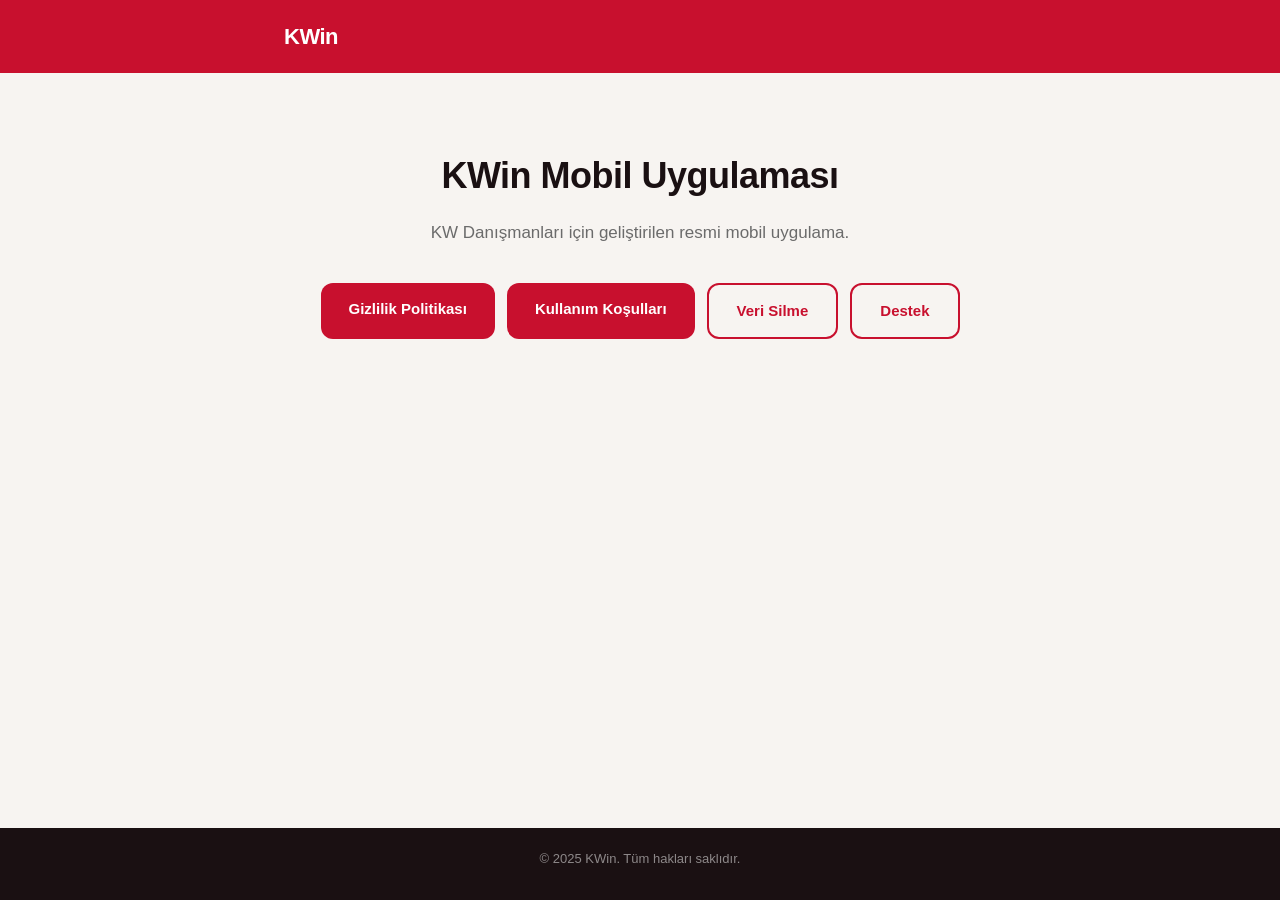
<file: index.html>
<!DOCTYPE html>
<html lang="tr">
<head>
  <meta charset="UTF-8" />
  <meta name="viewport" content="width=device-width, initial-scale=1.0" />
  <title>KWin — Yasal</title>
  <link rel="stylesheet" href="style.css" />
</head>
<body>
  <header>
    <div class="container">
      <div class="logo">KWin</div>
    </div>
  </header>

  <main class="container hero">
    <h1>KWin Mobil Uygulaması</h1>
    <p>KW Danışmanları için geliştirilen resmi mobil uygulama.</p>
    <div class="links">
      <a href="privacy-policy.html" class="btn">Gizlilik Politikası</a>
      <a href="terms.html" class="btn">Kullanım Koşulları</a>
      <a href="data-deletion.html" class="btn btn-outline">Veri Silme</a>
      <a href="support.html" class="btn btn-outline">Destek</a>
    </div>
  </main>

  <footer>
    <div class="container">
      <p>© 2025 KWin. Tüm hakları saklıdır.</p>
    </div>
  </footer>
</body>
</html>
</file>
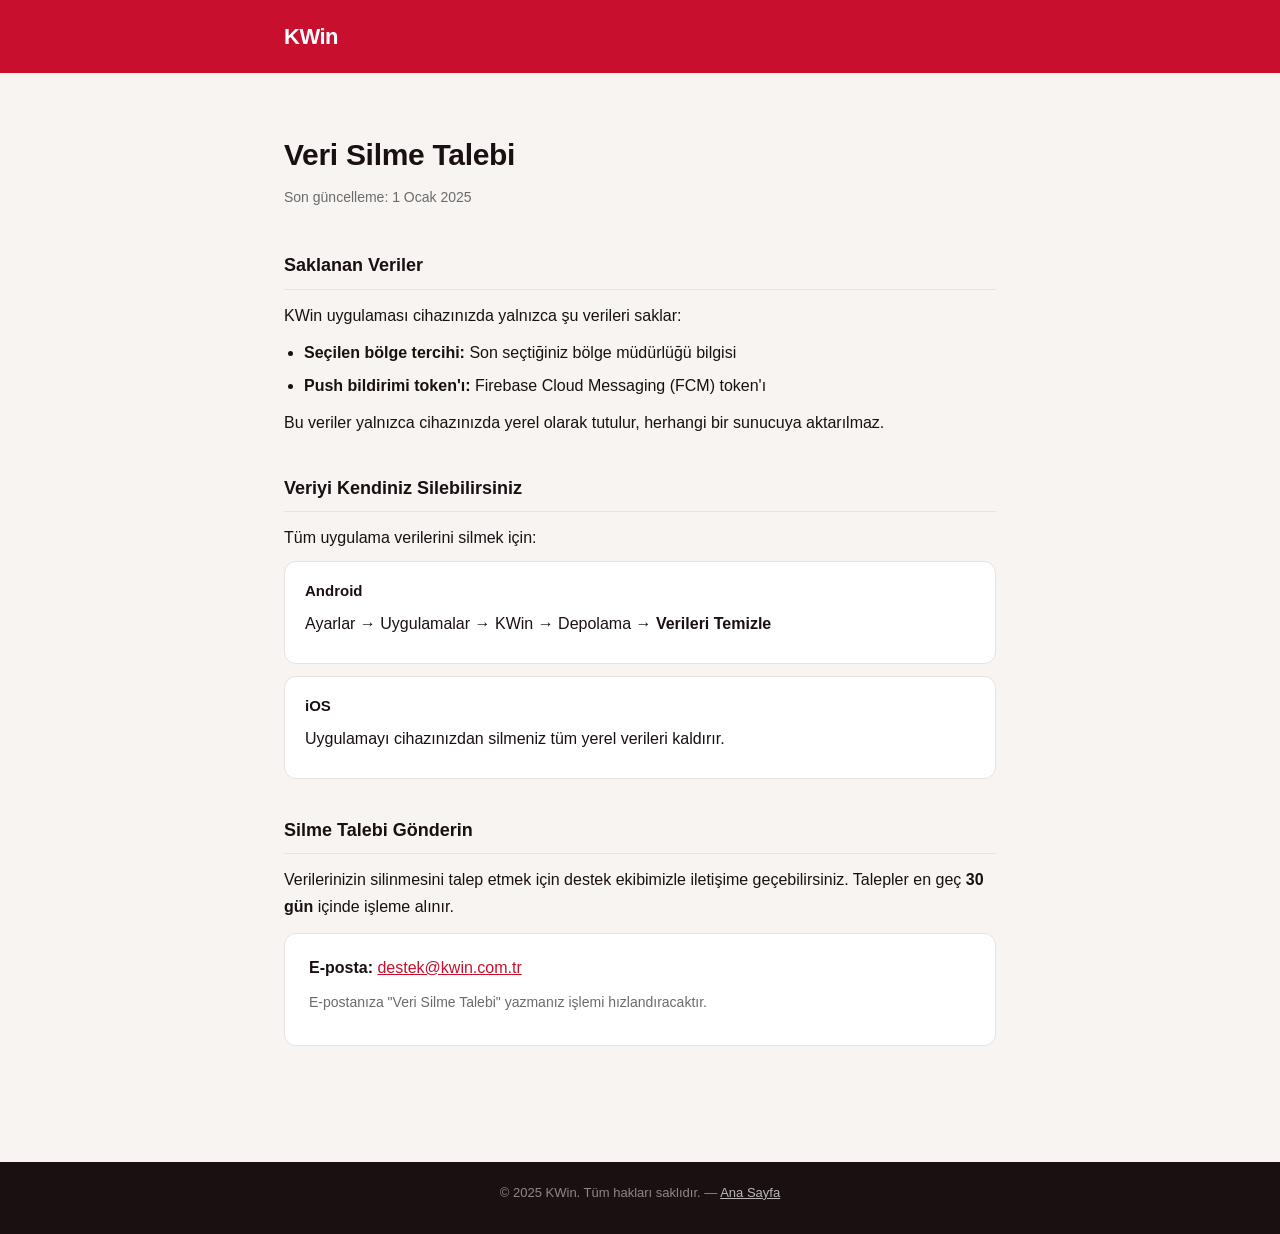
<file: data-deletion.html>
<!DOCTYPE html>
<html lang="tr">
<head>
  <meta charset="UTF-8" />
  <meta name="viewport" content="width=device-width, initial-scale=1.0" />
  <title>Veri Silme Talebi — KWin</title>
  <link rel="stylesheet" href="style.css" />
</head>
<body>
  <header>
    <div class="container">
      <a href="index.html" class="logo">KWin</a>
    </div>
  </header>

  <main class="container content">
    <h1>Veri Silme Talebi</h1>
    <p class="updated">Son güncelleme: 1 Ocak 2025</p>

    <section>
      <h2>Saklanan Veriler</h2>
      <p>KWin uygulaması cihazınızda yalnızca şu verileri saklar:</p>
      <ul>
        <li><strong>Seçilen bölge tercihi:</strong> Son seçtiğiniz bölge müdürlüğü bilgisi</li>
        <li><strong>Push bildirimi token'ı:</strong> Firebase Cloud Messaging (FCM) token'ı</li>
      </ul>
      <p>Bu veriler yalnızca cihazınızda yerel olarak tutulur, herhangi bir sunucuya aktarılmaz.</p>
    </section>

    <section>
      <h2>Veriyi Kendiniz Silebilirsiniz</h2>
      <p>Tüm uygulama verilerini silmek için:</p>
      <div class="faq">
        <h3>Android</h3>
        <p>Ayarlar → Uygulamalar → KWin → Depolama → <strong>Verileri Temizle</strong></p>
      </div>
      <div class="faq">
        <h3>iOS</h3>
        <p>Uygulamayı cihazınızdan silmeniz tüm yerel verileri kaldırır.</p>
      </div>
    </section>

    <section>
      <h2>Silme Talebi Gönderin</h2>
      <p>Verilerinizin silinmesini talep etmek için destek ekibimizle iletişime geçebilirsiniz. Talepler en geç <strong>30 gün</strong> içinde işleme alınır.</p>
      <div class="contact-box">
        <p><strong>E-posta:</strong> <a href="mailto:destek@kwin.com.tr">destek@kwin.com.tr</a></p>
        <p style="margin-top:8px; color:#6b6b6b; font-size:14px;">E-postanıza "Veri Silme Talebi" yazmanız işlemi hızlandıracaktır.</p>
      </div>
    </section>
  </main>

  <footer>
    <div class="container">
      <p>© 2025 KWin. Tüm hakları saklıdır. — <a href="index.html">Ana Sayfa</a></p>
    </div>
  </footer>
</body>
</html>
</file>
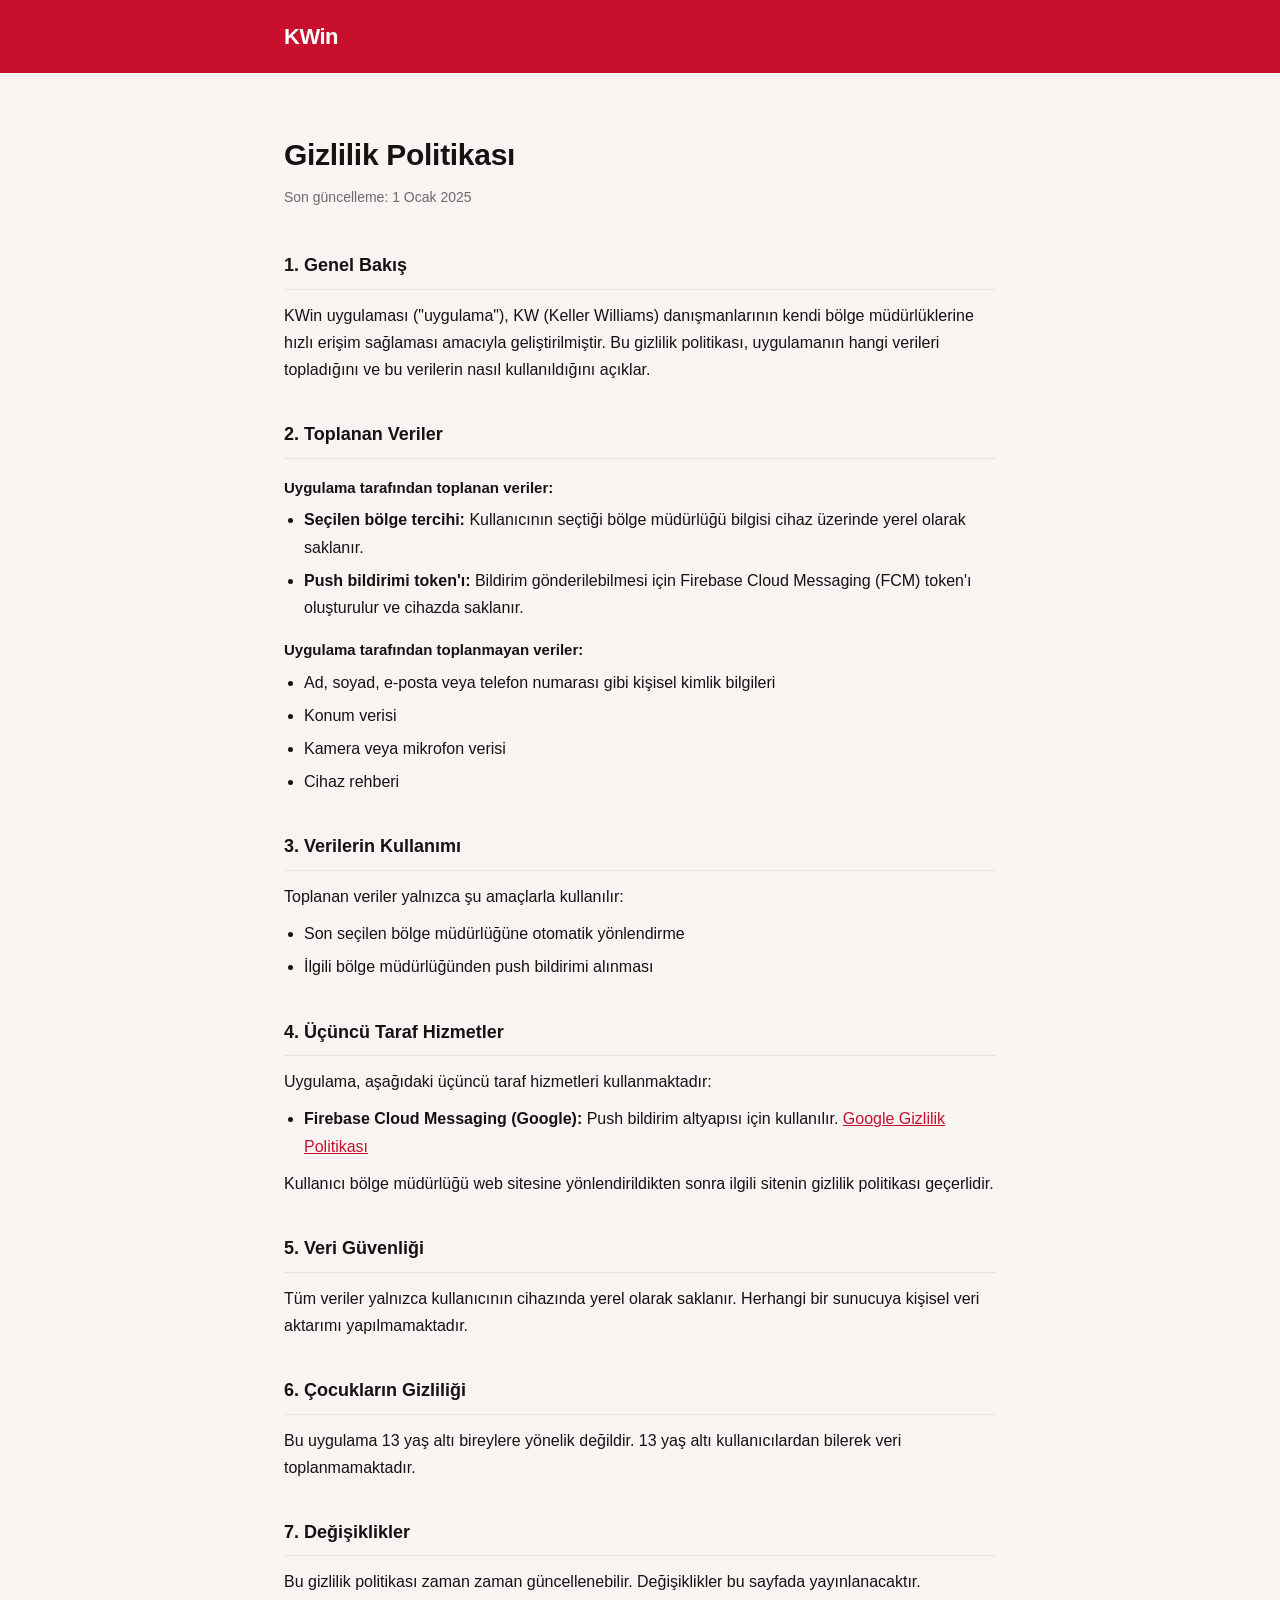
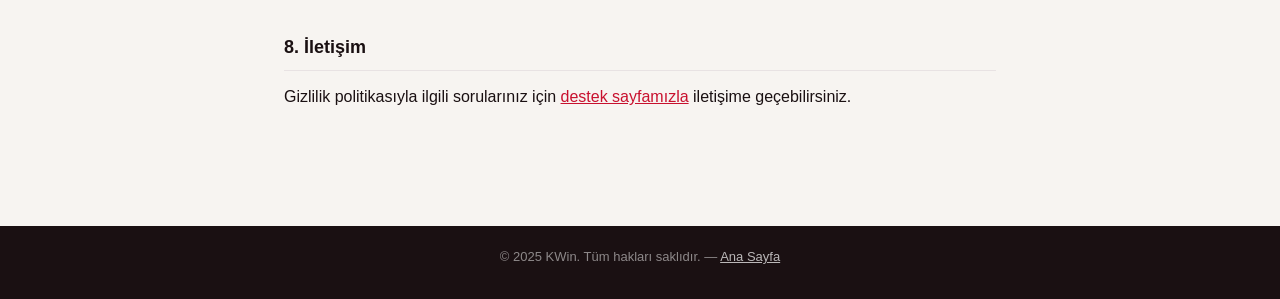
<file: privacy-policy.html>
<!DOCTYPE html>
<html lang="tr">
<head>
  <meta charset="UTF-8" />
  <meta name="viewport" content="width=device-width, initial-scale=1.0" />
  <title>Gizlilik Politikası — KWin</title>
  <link rel="stylesheet" href="style.css" />
</head>
<body>
  <header>
    <div class="container">
      <a href="index.html" class="logo">KWin</a>
    </div>
  </header>

  <main class="container content">
    <h1>Gizlilik Politikası</h1>
    <p class="updated">Son güncelleme: 1 Ocak 2025</p>

    <section>
      <h2>1. Genel Bakış</h2>
      <p>KWin uygulaması ("uygulama"), KW (Keller Williams) danışmanlarının kendi bölge müdürlüklerine hızlı erişim sağlaması amacıyla geliştirilmiştir. Bu gizlilik politikası, uygulamanın hangi verileri topladığını ve bu verilerin nasıl kullanıldığını açıklar.</p>
    </section>

    <section>
      <h2>2. Toplanan Veriler</h2>
      <h3>Uygulama tarafından toplanan veriler:</h3>
      <ul>
        <li><strong>Seçilen bölge tercihi:</strong> Kullanıcının seçtiği bölge müdürlüğü bilgisi cihaz üzerinde yerel olarak saklanır.</li>
        <li><strong>Push bildirimi token'ı:</strong> Bildirim gönderilebilmesi için Firebase Cloud Messaging (FCM) token'ı oluşturulur ve cihazda saklanır.</li>
      </ul>
      <h3>Uygulama tarafından toplanmayan veriler:</h3>
      <ul>
        <li>Ad, soyad, e-posta veya telefon numarası gibi kişisel kimlik bilgileri</li>
        <li>Konum verisi</li>
        <li>Kamera veya mikrofon verisi</li>
        <li>Cihaz rehberi</li>
      </ul>
    </section>

    <section>
      <h2>3. Verilerin Kullanımı</h2>
      <p>Toplanan veriler yalnızca şu amaçlarla kullanılır:</p>
      <ul>
        <li>Son seçilen bölge müdürlüğüne otomatik yönlendirme</li>
        <li>İlgili bölge müdürlüğünden push bildirimi alınması</li>
      </ul>
    </section>

    <section>
      <h2>4. Üçüncü Taraf Hizmetler</h2>
      <p>Uygulama, aşağıdaki üçüncü taraf hizmetleri kullanmaktadır:</p>
      <ul>
        <li><strong>Firebase Cloud Messaging (Google):</strong> Push bildirim altyapısı için kullanılır. <a href="https://policies.google.com/privacy" target="_blank">Google Gizlilik Politikası</a></li>
      </ul>
      <p>Kullanıcı bölge müdürlüğü web sitesine yönlendirildikten sonra ilgili sitenin gizlilik politikası geçerlidir.</p>
    </section>

    <section>
      <h2>5. Veri Güvenliği</h2>
      <p>Tüm veriler yalnızca kullanıcının cihazında yerel olarak saklanır. Herhangi bir sunucuya kişisel veri aktarımı yapılmamaktadır.</p>
    </section>

    <section>
      <h2>6. Çocukların Gizliliği</h2>
      <p>Bu uygulama 13 yaş altı bireylere yönelik değildir. 13 yaş altı kullanıcılardan bilerek veri toplanmamaktadır.</p>
    </section>

    <section>
      <h2>7. Değişiklikler</h2>
      <p>Bu gizlilik politikası zaman zaman güncellenebilir. Değişiklikler bu sayfada yayınlanacaktır.</p>
    </section>

    <section>
      <h2>8. İletişim</h2>
      <p>Gizlilik politikasıyla ilgili sorularınız için <a href="support.html">destek sayfamızla</a> iletişime geçebilirsiniz.</p>
    </section>
  </main>

  <footer>
    <div class="container">
      <p>© 2025 KWin. Tüm hakları saklıdır. — <a href="index.html">Ana Sayfa</a></p>
    </div>
  </footer>
</body>
</html>
</file>
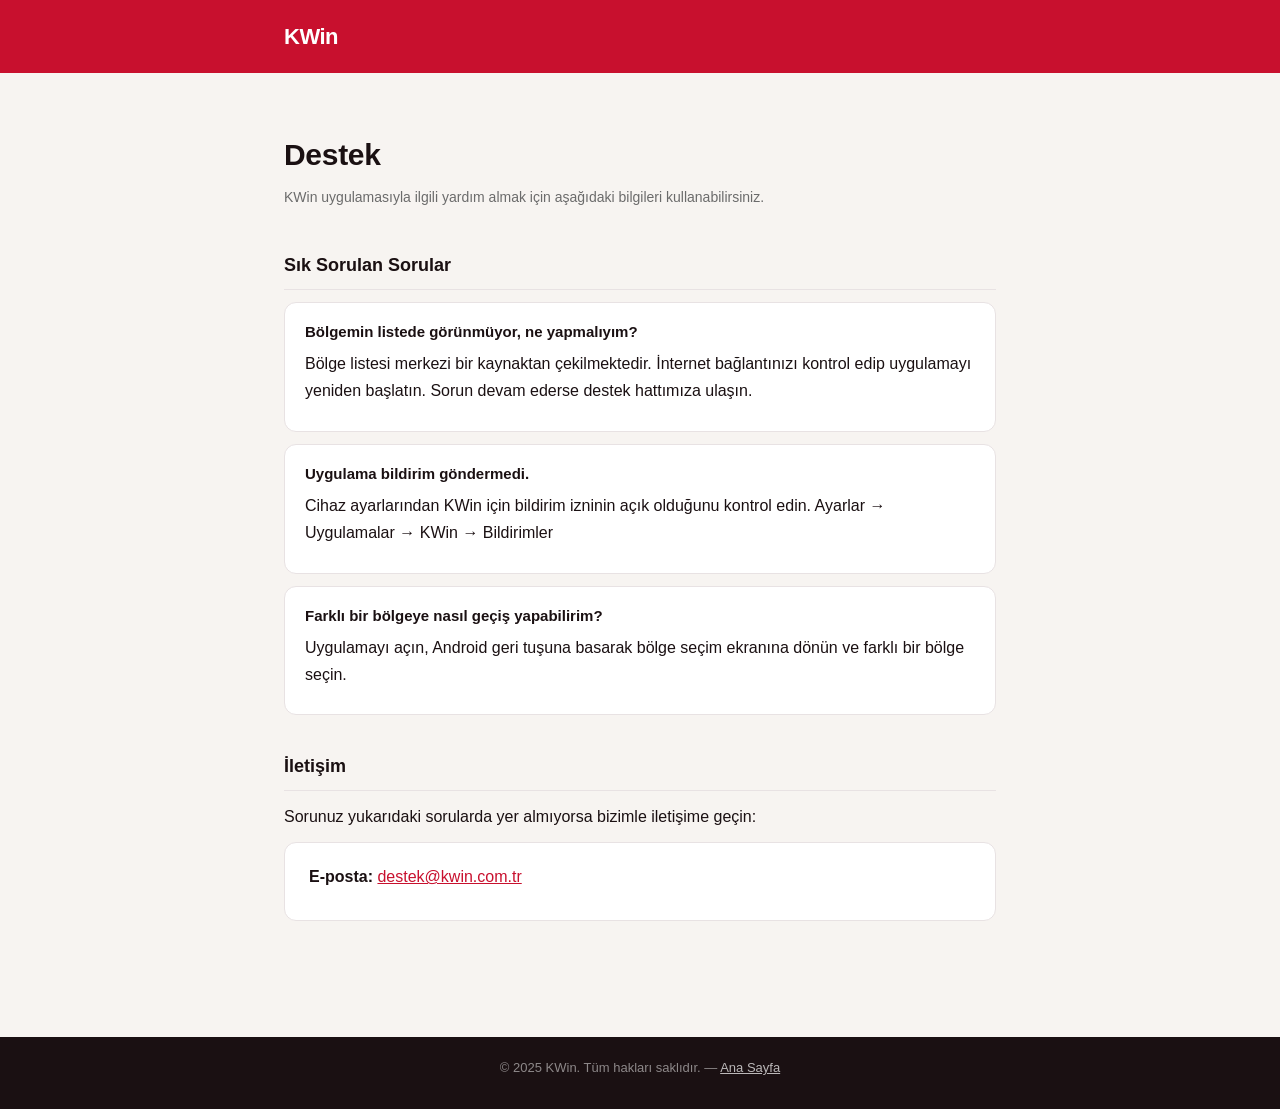
<file: support.html>
<!DOCTYPE html>
<html lang="tr">
<head>
  <meta charset="UTF-8" />
  <meta name="viewport" content="width=device-width, initial-scale=1.0" />
  <title>Destek — KWin</title>
  <link rel="stylesheet" href="style.css" />
</head>
<body>
  <header>
    <div class="container">
      <a href="index.html" class="logo">KWin</a>
    </div>
  </header>

  <main class="container content">
    <h1>Destek</h1>
    <p class="updated">KWin uygulamasıyla ilgili yardım almak için aşağıdaki bilgileri kullanabilirsiniz.</p>

    <section>
      <h2>Sık Sorulan Sorular</h2>

      <div class="faq">
        <h3>Bölgemin listede görünmüyor, ne yapmalıyım?</h3>
        <p>Bölge listesi merkezi bir kaynaktan çekilmektedir. İnternet bağlantınızı kontrol edip uygulamayı yeniden başlatın. Sorun devam ederse destek hattımıza ulaşın.</p>
      </div>

      <div class="faq">
        <h3>Uygulama bildirim göndermedi.</h3>
        <p>Cihaz ayarlarından KWin için bildirim izninin açık olduğunu kontrol edin. Ayarlar → Uygulamalar → KWin → Bildirimler</p>
      </div>

      <div class="faq">
        <h3>Farklı bir bölgeye nasıl geçiş yapabilirim?</h3>
        <p>Uygulamayı açın, Android geri tuşuna basarak bölge seçim ekranına dönün ve farklı bir bölge seçin.</p>
      </div>
    </section>

    <section>
      <h2>İletişim</h2>
      <p>Sorunuz yukarıdaki sorularda yer almıyorsa bizimle iletişime geçin:</p>
      <div class="contact-box">
        <!-- E-posta adresinizi buraya ekleyin -->
        <p><strong>E-posta:</strong> <a href="mailto:destek@kwin.com.tr">destek@kwin.com.tr</a></p>
      </div>
    </section>
  </main>

  <footer>
    <div class="container">
      <p>© 2025 KWin. Tüm hakları saklıdır. — <a href="index.html">Ana Sayfa</a></p>
    </div>
  </footer>
</body>
</html>
</file>
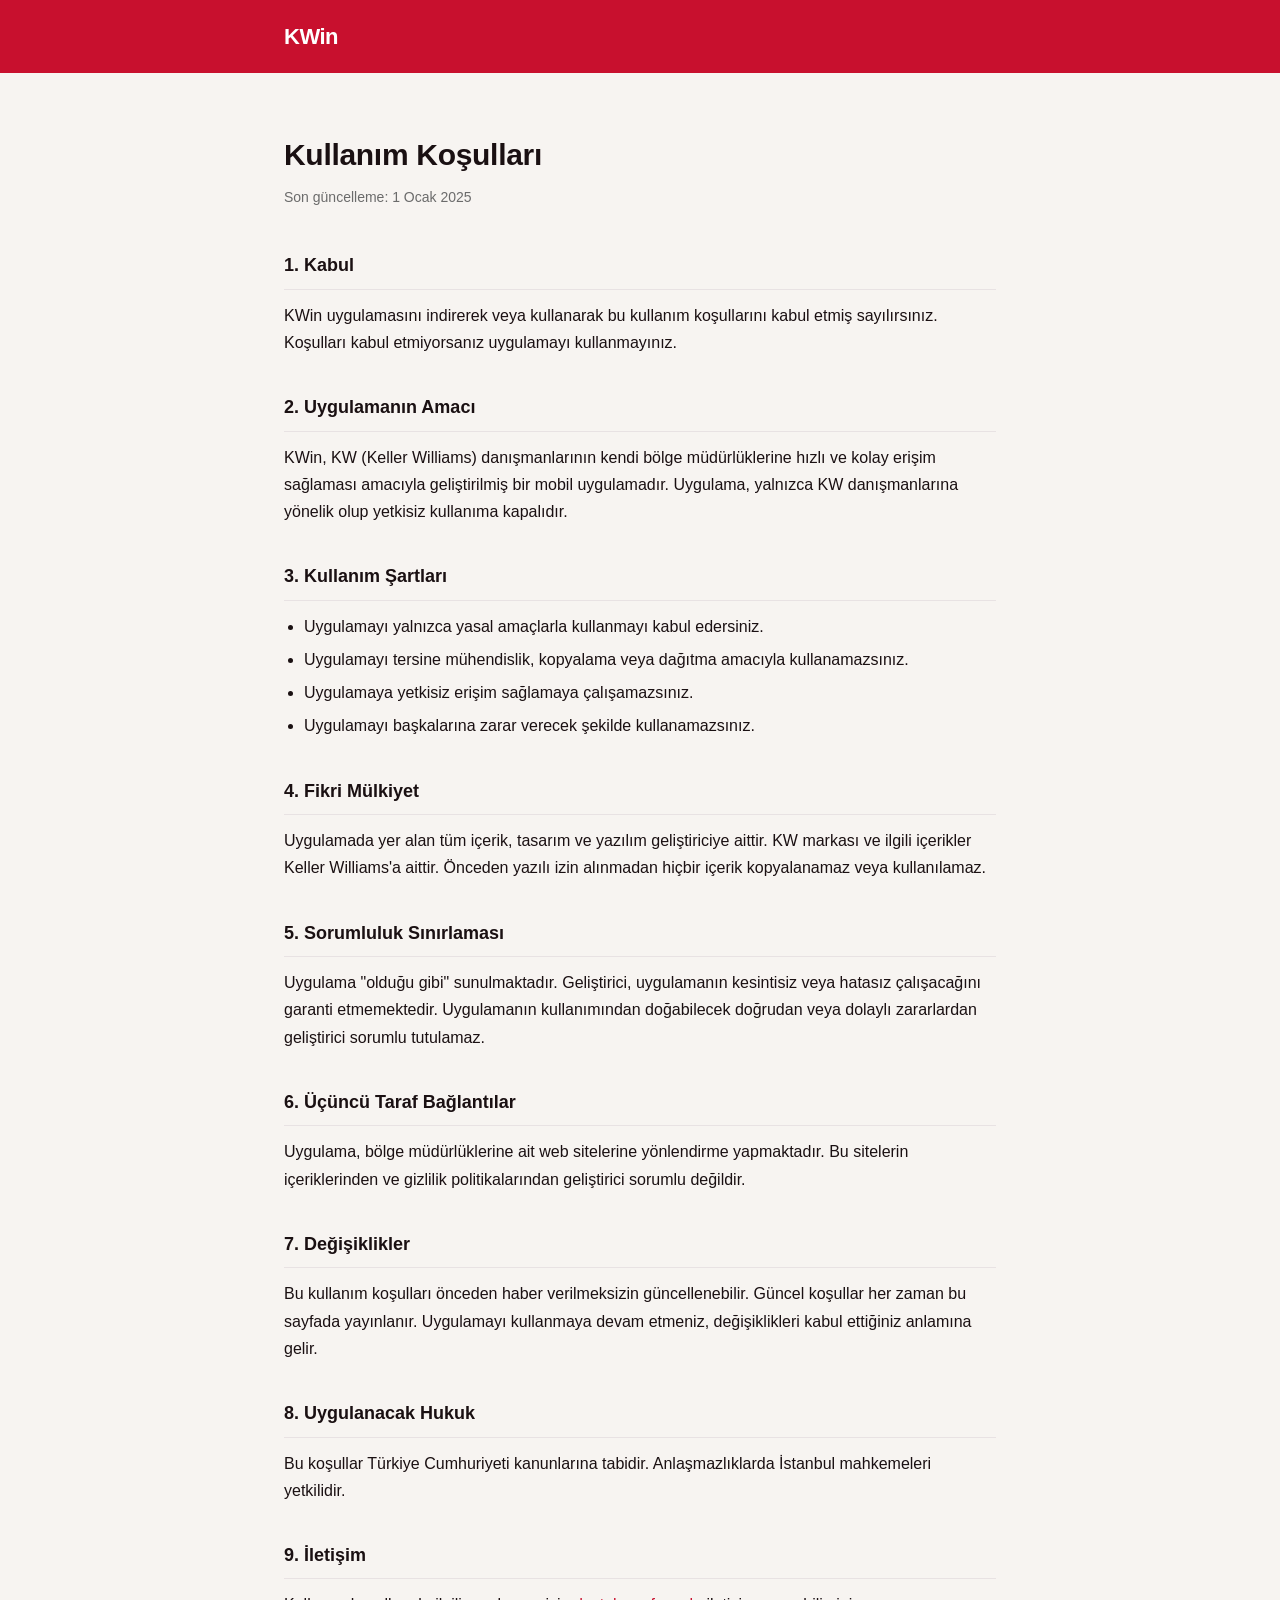
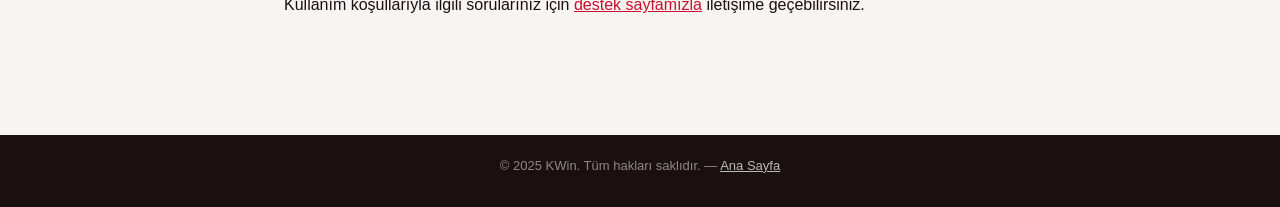
<file: terms.html>
<!DOCTYPE html>
<html lang="tr">
<head>
  <meta charset="UTF-8" />
  <meta name="viewport" content="width=device-width, initial-scale=1.0" />
  <title>Kullanım Koşulları — KWin</title>
  <link rel="stylesheet" href="style.css" />
</head>
<body>
  <header>
    <div class="container">
      <a href="index.html" class="logo">KWin</a>
    </div>
  </header>

  <main class="container content">
    <h1>Kullanım Koşulları</h1>
    <p class="updated">Son güncelleme: 1 Ocak 2025</p>

    <section>
      <h2>1. Kabul</h2>
      <p>KWin uygulamasını indirerek veya kullanarak bu kullanım koşullarını kabul etmiş sayılırsınız. Koşulları kabul etmiyorsanız uygulamayı kullanmayınız.</p>
    </section>

    <section>
      <h2>2. Uygulamanın Amacı</h2>
      <p>KWin, KW (Keller Williams) danışmanlarının kendi bölge müdürlüklerine hızlı ve kolay erişim sağlaması amacıyla geliştirilmiş bir mobil uygulamadır. Uygulama, yalnızca KW danışmanlarına yönelik olup yetkisiz kullanıma kapalıdır.</p>
    </section>

    <section>
      <h2>3. Kullanım Şartları</h2>
      <ul>
        <li>Uygulamayı yalnızca yasal amaçlarla kullanmayı kabul edersiniz.</li>
        <li>Uygulamayı tersine mühendislik, kopyalama veya dağıtma amacıyla kullanamazsınız.</li>
        <li>Uygulamaya yetkisiz erişim sağlamaya çalışamazsınız.</li>
        <li>Uygulamayı başkalarına zarar verecek şekilde kullanamazsınız.</li>
      </ul>
    </section>

    <section>
      <h2>4. Fikri Mülkiyet</h2>
      <p>Uygulamada yer alan tüm içerik, tasarım ve yazılım geliştiriciye aittir. KW markası ve ilgili içerikler Keller Williams'a aittir. Önceden yazılı izin alınmadan hiçbir içerik kopyalanamaz veya kullanılamaz.</p>
    </section>

    <section>
      <h2>5. Sorumluluk Sınırlaması</h2>
      <p>Uygulama "olduğu gibi" sunulmaktadır. Geliştirici, uygulamanın kesintisiz veya hatasız çalışacağını garanti etmemektedir. Uygulamanın kullanımından doğabilecek doğrudan veya dolaylı zararlardan geliştirici sorumlu tutulamaz.</p>
    </section>

    <section>
      <h2>6. Üçüncü Taraf Bağlantılar</h2>
      <p>Uygulama, bölge müdürlüklerine ait web sitelerine yönlendirme yapmaktadır. Bu sitelerin içeriklerinden ve gizlilik politikalarından geliştirici sorumlu değildir.</p>
    </section>

    <section>
      <h2>7. Değişiklikler</h2>
      <p>Bu kullanım koşulları önceden haber verilmeksizin güncellenebilir. Güncel koşullar her zaman bu sayfada yayınlanır. Uygulamayı kullanmaya devam etmeniz, değişiklikleri kabul ettiğiniz anlamına gelir.</p>
    </section>

    <section>
      <h2>8. Uygulanacak Hukuk</h2>
      <p>Bu koşullar Türkiye Cumhuriyeti kanunlarına tabidir. Anlaşmazlıklarda İstanbul mahkemeleri yetkilidir.</p>
    </section>

    <section>
      <h2>9. İletişim</h2>
      <p>Kullanım koşullarıyla ilgili sorularınız için <a href="support.html">destek sayfamızla</a> iletişime geçebilirsiniz.</p>
    </section>
  </main>

  <footer>
    <div class="container">
      <p>© 2025 KWin. Tüm hakları saklıdır. — <a href="index.html">Ana Sayfa</a></p>
    </div>
  </footer>
</body>
</html>
</file>
<file: style.css>
* { box-sizing: border-box; margin: 0; padding: 0; }

:root {
  --red: #c8102e;
  --text: #1a1012;
  --muted: #6b6b6b;
  --bg: #f7f4f1;
  --border: #e8e2e3;
}

body {
  font-family: -apple-system, BlinkMacSystemFont, 'Segoe UI', sans-serif;
  background: var(--bg);
  color: var(--text);
  line-height: 1.7;
  min-height: 100vh;
  display: flex;
  flex-direction: column;
}

.container {
  max-width: 760px;
  margin: 0 auto;
  padding: 0 24px;
}

/* Header */
header {
  background: var(--red);
  padding: 18px 0;
}

.logo {
  font-size: 22px;
  font-weight: 800;
  color: #fff;
  letter-spacing: -0.5px;
  text-decoration: none;
}

/* Hero */
.hero {
  padding: 72px 24px;
  text-align: center;
  flex: 1;
}

.hero h1 {
  font-size: 36px;
  font-weight: 700;
  letter-spacing: -0.5px;
  margin-bottom: 12px;
}

.hero p {
  font-size: 17px;
  color: var(--muted);
  margin-bottom: 36px;
}

.links {
  display: flex;
  gap: 12px;
  justify-content: center;
  flex-wrap: wrap;
}

.btn {
  padding: 13px 28px;
  background: var(--red);
  color: #fff;
  border-radius: 12px;
  text-decoration: none;
  font-weight: 600;
  font-size: 15px;
  transition: opacity 0.15s;
}

.btn:hover { opacity: 0.85; }

.btn-outline {
  background: transparent;
  color: var(--red);
  border: 2px solid var(--red);
}

/* Content pages */
.content {
  padding: 56px 24px 80px;
  flex: 1;
}

.content h1 {
  font-size: 30px;
  font-weight: 700;
  letter-spacing: -0.3px;
  margin-bottom: 6px;
}

.updated {
  color: var(--muted);
  font-size: 14px;
  margin-bottom: 40px;
}

section {
  margin-bottom: 36px;
}

h2 {
  font-size: 18px;
  font-weight: 700;
  margin-bottom: 12px;
  padding-bottom: 8px;
  border-bottom: 1.5px solid var(--border);
}

h3 {
  font-size: 15px;
  font-weight: 600;
  margin: 16px 0 6px;
}

p { margin-bottom: 10px; }

ul {
  padding-left: 20px;
  margin-bottom: 10px;
}

ul li { margin-bottom: 6px; }

a { color: var(--red); }

.faq {
  background: #fff;
  border: 1.5px solid var(--border);
  border-radius: 12px;
  padding: 16px 20px;
  margin-bottom: 12px;
}

.faq h3 { margin-top: 0; }

.contact-box {
  background: #fff;
  border: 1.5px solid var(--border);
  border-radius: 12px;
  padding: 20px 24px;
  margin-top: 12px;
}

/* Footer */
footer {
  background: #1a1012;
  color: rgba(255,255,255,0.5);
  padding: 20px 0;
  font-size: 13px;
  text-align: center;
}

footer a { color: rgba(255,255,255,0.7); }
</file>
